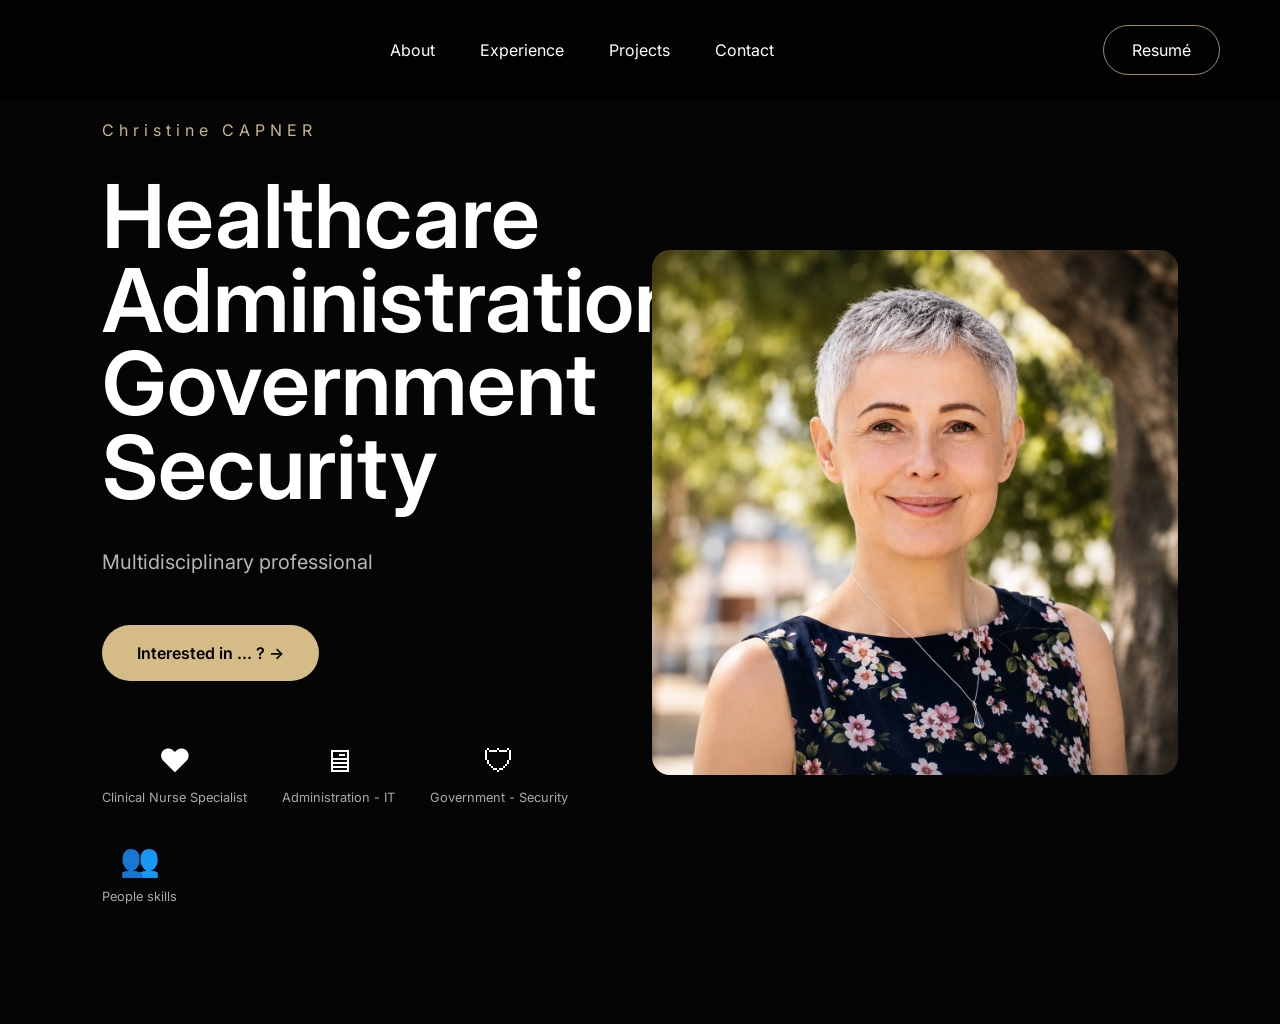
<file: index.html>
<!DOCTYPE html>
<html lang="en">

<head>

<meta charset="UTF-8">

<meta name="viewport"
content="width=device-width,initial-scale=1">

<title>Christine Capner</title>

<link rel="stylesheet" href="style.css">

<link rel="preconnect" href="https://fonts.googleapis.com">

<link href="https://fonts.googleapis.com/css2?family=Inter:wght@300;400;500;600;700&display=swap" rel="stylesheet">

</head>

<body>

<nav>

<div class="logo">



</div>

<ul>

<li><a href="#">About</a></li>

<li><a href="#">Experience</a></li>

<li><a href="#">Projects</a></li>

<li><a href="#">Contact</a></li>

</ul>

<a class="resume" href="#">Resumé</a>

</nav>

<header class="hero">

<div class="left">

<p class="name">

Christine CAPNER

</p>

<h1>

Healthcare<br>

Administration<br>

Government<br>
  
Security

</h1>

<p class="intro">

Multidisciplinary professional 

</p>

<a class="button" href="#">

Interested in ... ? →

</a>

<div class="icons">

<div>

❤

<span>Clinical Nurse Specialist</span>

</div>

<div>

🖥

<span>Administration - IT</span>

</div>

<div>

🛡

<span>Government - Security</span>

</div>

<div>

👥

<span>People skills</span>

</div>

</div>

</div>

<div class="right">

<img src="images/christine.jpg" alt="Christine Capner">

</div>

</header>

</body>

</html>
</file>
<file: style.css>
*{
margin:0;
padding:0;
box-sizing:border-box;
}

body{

background:#050505;

color:white;

font-family:Inter,sans-serif;

}

nav{

position:fixed;

top:0;

left:0;

right:0;

padding:25px 60px;

display:flex;

justify-content:space-between;

align-items:center;

background:rgba(0,0,0,.45);

backdrop-filter:blur(20px);

z-index:100;

}

.logo{

font-size:2rem;

font-weight:700;

}

nav ul{

display:flex;

list-style:none;

gap:45px;

}

nav a{

color:white;

text-decoration:none;

}

.resume{

padding:14px 28px;

border:1px solid #9b8c66;

border-radius:40px;

}

.hero{

display:grid;

grid-template-columns:1fr 1fr;

min-height:100vh;

align-items:center;

padding:120px 8%;

}

.left{

max-width:550px;

}

.name{

letter-spacing:5px;

color:#c7b58c;

margin-bottom:35px;

}

h1{

font-size:5.5rem;

line-height:.95;

margin-bottom:35px;

font-weight:600;

}

.intro{

font-size:1.25rem;

line-height:1.8;

color:#b7b7b7;

margin-bottom:45px;

}

.button{

display:inline-block;

padding:18px 35px;

background:#d5bb86;

color:black;

font-weight:600;

border-radius:40px;

text-decoration:none;

margin-bottom:60px;

}

.icons{

display:flex;

gap:35px;

flex-wrap:wrap;

}

.icons div{

display:flex;

flex-direction:column;

align-items:center;

font-size:2rem;

}

.icons span{

font-size:.8rem;

margin-top:10px;

color:#aaa;

}

.right{

display:flex;

justify-content:center;

}

.right img{

width:620px;

max-width:100%;

border-radius:18px;

}

@media(max-width:900px){

.hero{

grid-template-columns:1fr;

text-align:center;

}

.left{

margin:auto;

}

h1{

font-size:3.8rem;

}

nav ul{

display:none;

}

}
</file>
